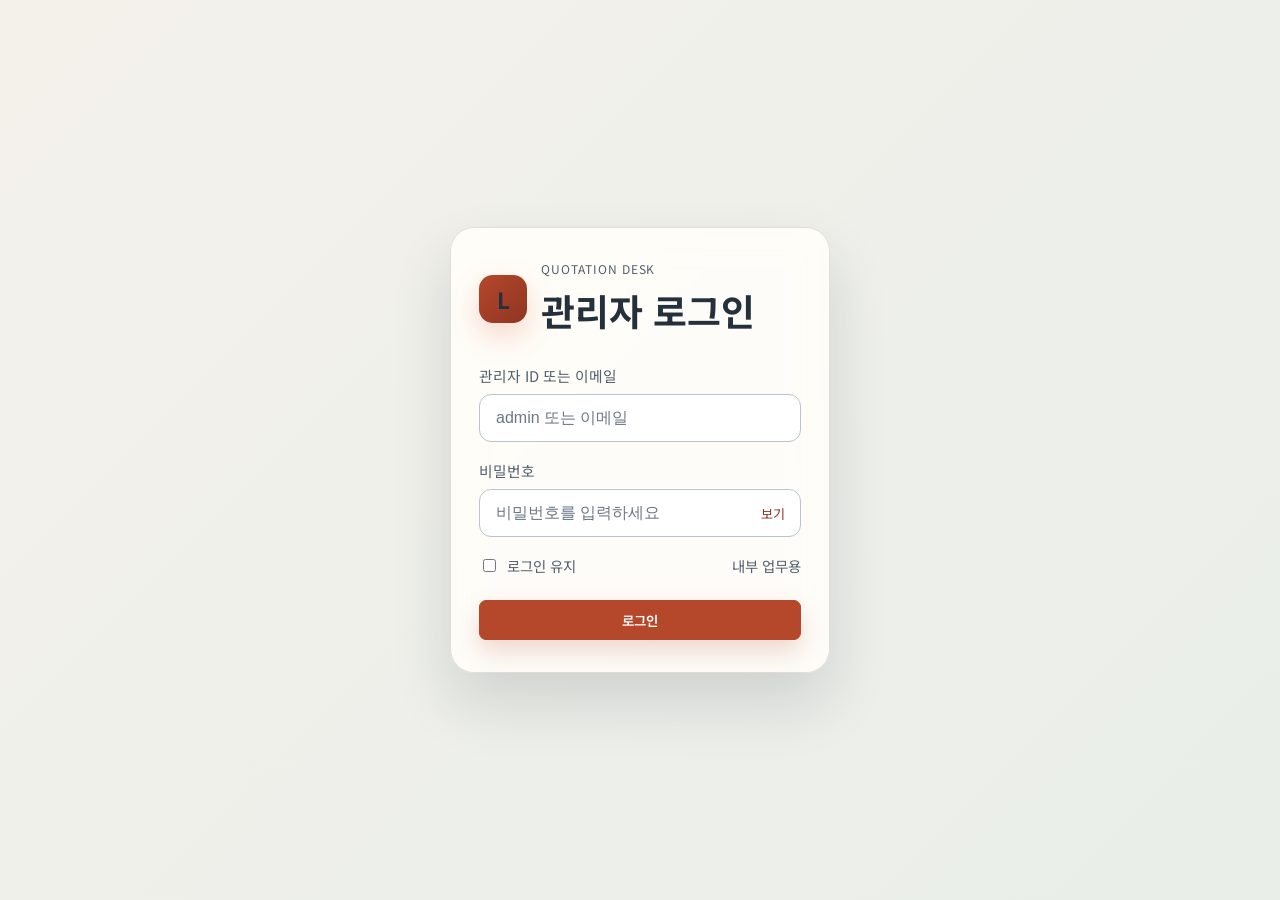
<file: index.html>
<!DOCTYPE html>
<html lang="ko">
  <head>
    <meta charset="UTF-8" />
    <meta name="viewport" content="width=device-width, initial-scale=1.0" />
    <title>견적 관리 로그인</title>
    <link rel="preconnect" href="https://fonts.googleapis.com" />
    <link rel="preconnect" href="https://fonts.gstatic.com" crossorigin />
    <link href="https://fonts.googleapis.com/css2?family=Noto+Sans+KR:wght@400;500;700&display=swap" rel="stylesheet" />
    <link rel="stylesheet" href="style.css" />
    <link rel="stylesheet" href="theme.css" />
  </head>
  <body>
    <div class="page-shell">
      <div class="login-card">
        <div class="brand-wrap">
          <div class="brand-mark">L</div>
          <div>
            <p class="eyebrow">QUOTATION DESK</p>
            <h1>관리자 로그인</h1>
          </div>
        </div>

        <form class="login-form" id="loginForm" novalidate>
          <label class="input-group">
            <span>관리자 ID 또는 이메일</span>
            <input type="text" id="email" name="email" placeholder="admin 또는 이메일" autocomplete="username" required />
          </label>

          <label class="input-group">
            <span>비밀번호</span>
            <div class="password-field">
              <input type="password" id="password" name="password" placeholder="비밀번호를 입력하세요" autocomplete="current-password" required />
              <button type="button" class="password-toggle" id="passwordToggle" aria-label="비밀번호 보기" aria-pressed="false">보기</button>
            </div>
          </label>

          <div class="form-options">
            <label class="remember">
              <input type="checkbox" />
              <span>로그인 유지</span>
            </label>
            <span>내부 업무용</span>
          </div>

          <div id="statusMessage" class="status-message" aria-live="polite"></div>

          <button type="submit" class="primary-btn">로그인</button>
        </form>

      </div>
    </div>

    <script src="script.js"></script>
  </body>
</html>
</file>
<file: style.css>
:root {
  --bg-1: #f4f1eb;
  --bg-2: #e9eee9;
  --card: rgba(255, 253, 249, 0.94);
  --card-border: #e2ded5;
  --input-bg: #ffffff;
  --text: #24313d;
  --muted: #52606d;
  --primary: #b5472b;
  --primary-strong: #8f3522;
  --primary-soft: rgba(212, 91, 53, 0.15);
  --shadow: rgba(31, 41, 51, 0.14);
}

* {
  box-sizing: border-box;
}

body {
  margin: 0;
  min-height: 100vh;
  display: grid;
  place-items: center;
  font-family: 'Noto Sans KR', sans-serif;
  background:
    linear-gradient(135deg, var(--bg-1), var(--bg-2));
  color: var(--text);
}

.page-shell {
  width: min(100%, 420px);
  padding: 20px;
}

.login-card {
  background: var(--card);
  border: 1px solid var(--card-border);
  backdrop-filter: blur(16px);
  border-radius: 24px;
  padding: 32px 28px;
  box-shadow: 0 30px 60px var(--shadow);
}

.brand-wrap {
  display: flex;
  align-items: center;
  gap: 14px;
  margin-bottom: 28px;
}

.brand-mark {
  width: 48px;
  height: 48px;
  border-radius: 14px;
  display: grid;
  place-items: center;
  font-size: 1.4rem;
  font-weight: 700;
  background: linear-gradient(135deg, var(--primary), var(--primary-strong));
  box-shadow: 0 12px 30px rgba(212, 91, 53, 0.24);
}

.eyebrow {
  margin: 0;
  font-size: 0.75rem;
  color: var(--muted);
  letter-spacing: 0.08em;
  text-transform: uppercase;
}

h1 {
  margin: 6px 0 0;
  font-size: clamp(1.8rem, 4vw, 2.3rem);
}

.login-form {
  display: flex;
  flex-direction: column;
  gap: 18px;
}

.input-group {
  display: flex;
  flex-direction: column;
  gap: 8px;
}

.input-group span {
  font-size: 0.92rem;
  color: var(--muted);
}

.input-group input {
  width: 100%;
  padding: 14px 16px;
  border-radius: 12px;
  border: 1px solid #b9c4cd;
  background: var(--input-bg);
  color: var(--text);
  font-size: 1rem;
  outline: none;
  transition: border-color 0.2s ease, box-shadow 0.2s ease;
}

.input-group input::placeholder {
  color: #6b7785;
}

.input-group input:focus {
  border-color: var(--primary);
  box-shadow: 0 0 0 4px var(--primary-soft);
}

.password-field {
  position: relative;
}

.password-field input {
  padding-right: 62px;
}

.password-toggle {
  position: absolute;
  top: 50%;
  right: 10px;
  transform: translateY(-50%);
  border: 0;
  background: transparent;
  color: var(--primary-strong);
  font: inherit;
  font-size: 0.82rem;
  cursor: pointer;
}

.password-toggle:hover {
  color: var(--primary-strong);
}

.form-options {
  display: flex;
  justify-content: space-between;
  align-items: center;
  font-size: 0.9rem;
  color: var(--muted);
}

.remember {
  display: inline-flex;
  align-items: center;
  gap: 8px;
}

.remember input {
  accent-color: var(--primary);
}

.form-options a {
  color: var(--primary-strong);
  text-decoration: none;
}

.status-message {
  min-height: 20px;
  margin-top: -4px;
  font-size: 0.86rem;
  border-radius: 10px;
  padding: 8px 10px;
  display: none;
}

.status-message.error {
  display: block;
  background: #fff1ef;
  border: 1px solid #e6aaa1;
  color: #8f2f25;
}

.status-message.success {
  display: block;
  background: #edf8f2;
  border: 1px solid #a9d5bc;
  color: #1d6248;
}

.status-message.info {
  display: block;
  background: #eef5ff;
  border: 1px solid #b4ccef;
  color: #24518f;
}

.primary-btn {
  border: none;
  border-radius: 12px;
  font: inherit;
  cursor: pointer;
  transition: transform 0.15s ease, opacity 0.15s ease;
}

.primary-btn {
  margin-top: 6px;
  padding: 14px 18px;
  background: linear-gradient(135deg, var(--primary), var(--primary-strong));
  color: white;
  font-weight: 700;
  box-shadow: 0 12px 24px rgba(181, 71, 43, 0.2);
}

.primary-btn:disabled {
  cursor: wait;
  opacity: 0.7;
}

.primary-btn:hover:not(:disabled) {
  transform: translateY(-1px);
}

@media (max-width: 480px) {
  .login-card {
    padding: 24px 20px;
  }

}
</file>
<file: theme.css>
/* Shared control language across the service. */
:root {
  --control-height: 40px;
  --control-radius: 7px;
  --control-padding: 0 14px;
  --control-border: #b9c4cd;
  --control-text: #24313d;
  --control-primary: #b5472b;
  --control-primary-hover: #8f3522;
}

button.btn,
a.btn,
button.logout-btn,
button.primary-btn {
  min-height: var(--control-height);
  padding: var(--control-padding);
  border: 1px solid var(--control-border);
  border-radius: var(--control-radius);
  font-family: inherit;
  font-size: 0.84rem;
  font-weight: 600;
  line-height: 1.2;
  white-space: nowrap;
  text-decoration: none;
  cursor: pointer;
  transition: background-color 0.15s ease, border-color 0.15s ease, color 0.15s ease, transform 0.15s ease;
}

button.btn,
a.btn,
button.logout-btn {
  background: #ffffff;
  color: var(--control-text);
}

button.btn:hover,
a.btn:hover,
button.logout-btn:hover {
  border-color: #8f9da9;
  background: #f6f8fa;
}

button.btn.primary,
button.primary-btn {
  border-color: var(--control-primary);
  background: var(--control-primary);
  color: #ffffff;
}

button.btn.primary:hover,
button.primary-btn:hover:not(:disabled) {
  border-color: var(--control-primary-hover);
  background: var(--control-primary-hover);
  transform: translateY(-1px);
}

button.btn:focus-visible,
a.btn:focus-visible,
button.logout-btn:focus-visible,
button.primary-btn:focus-visible {
  outline: 3px solid rgba(181, 71, 43, 0.24);
  outline-offset: 2px;
}
</file>
